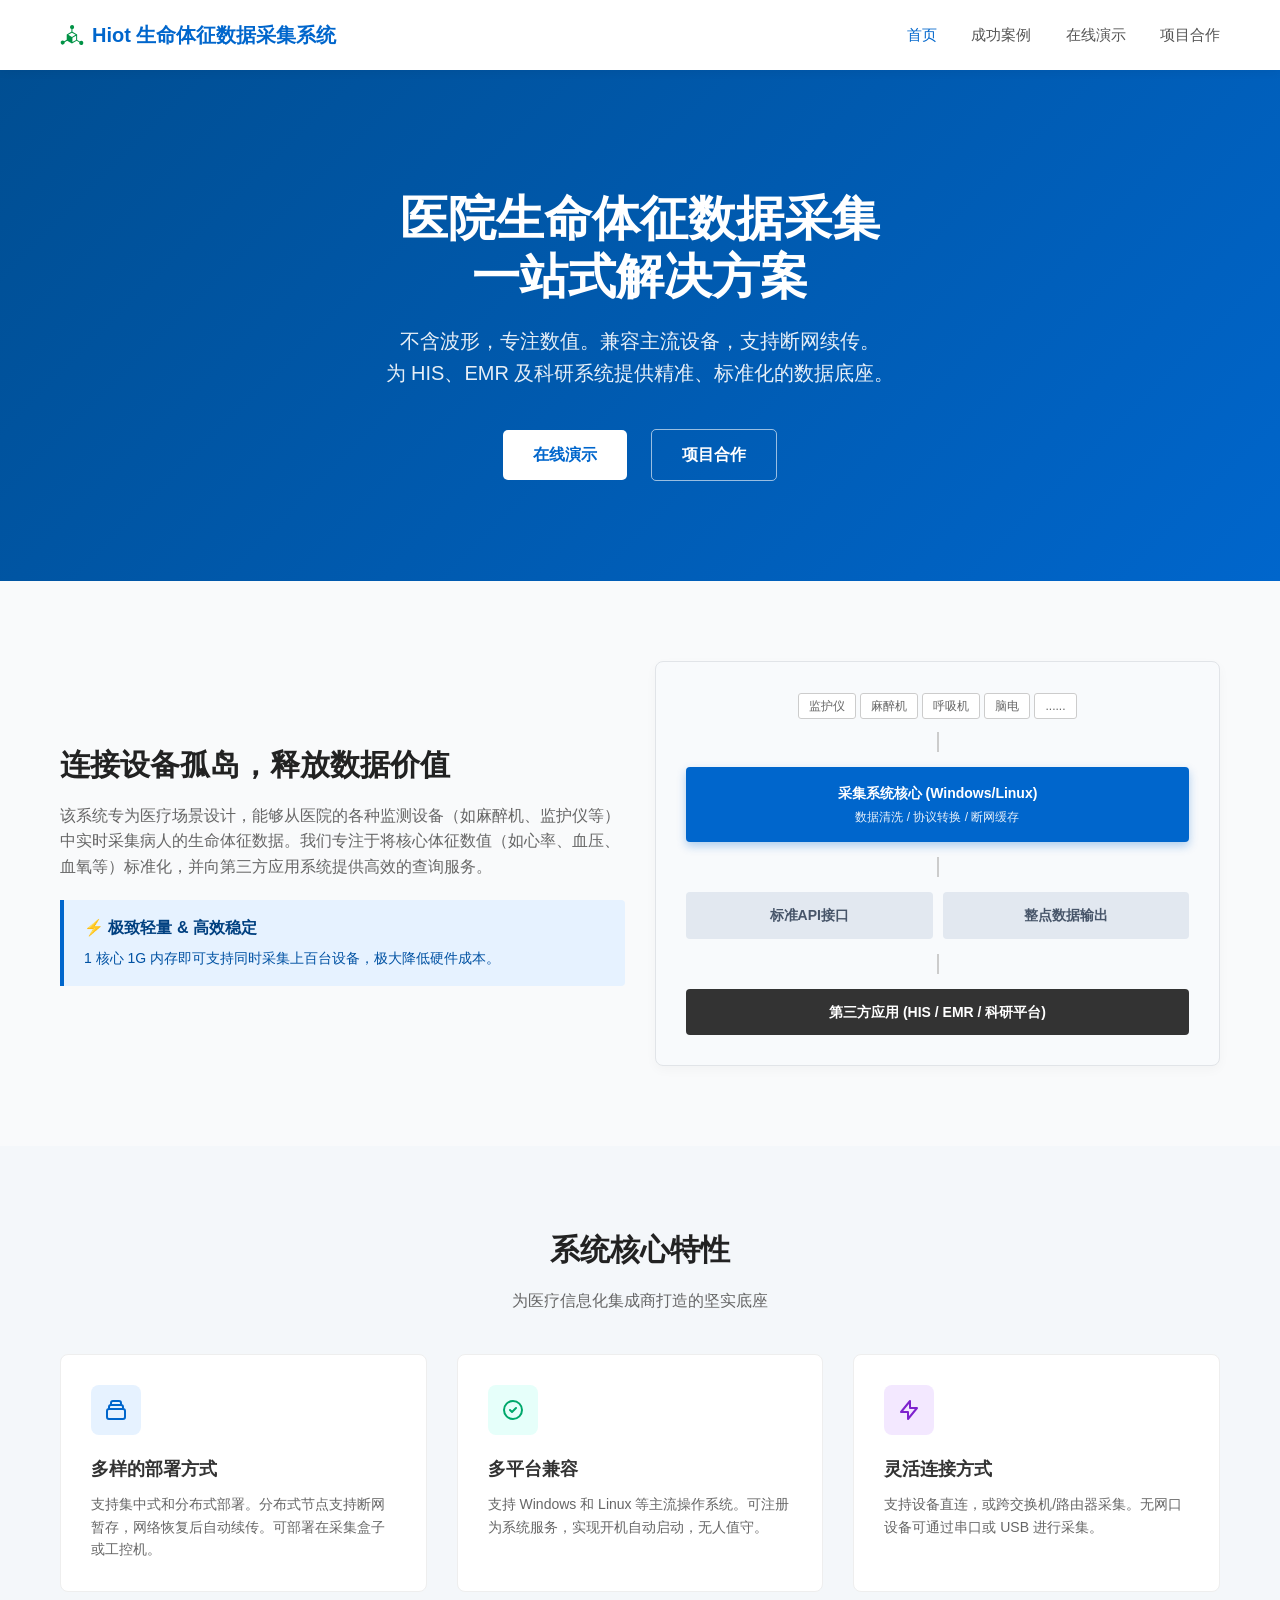
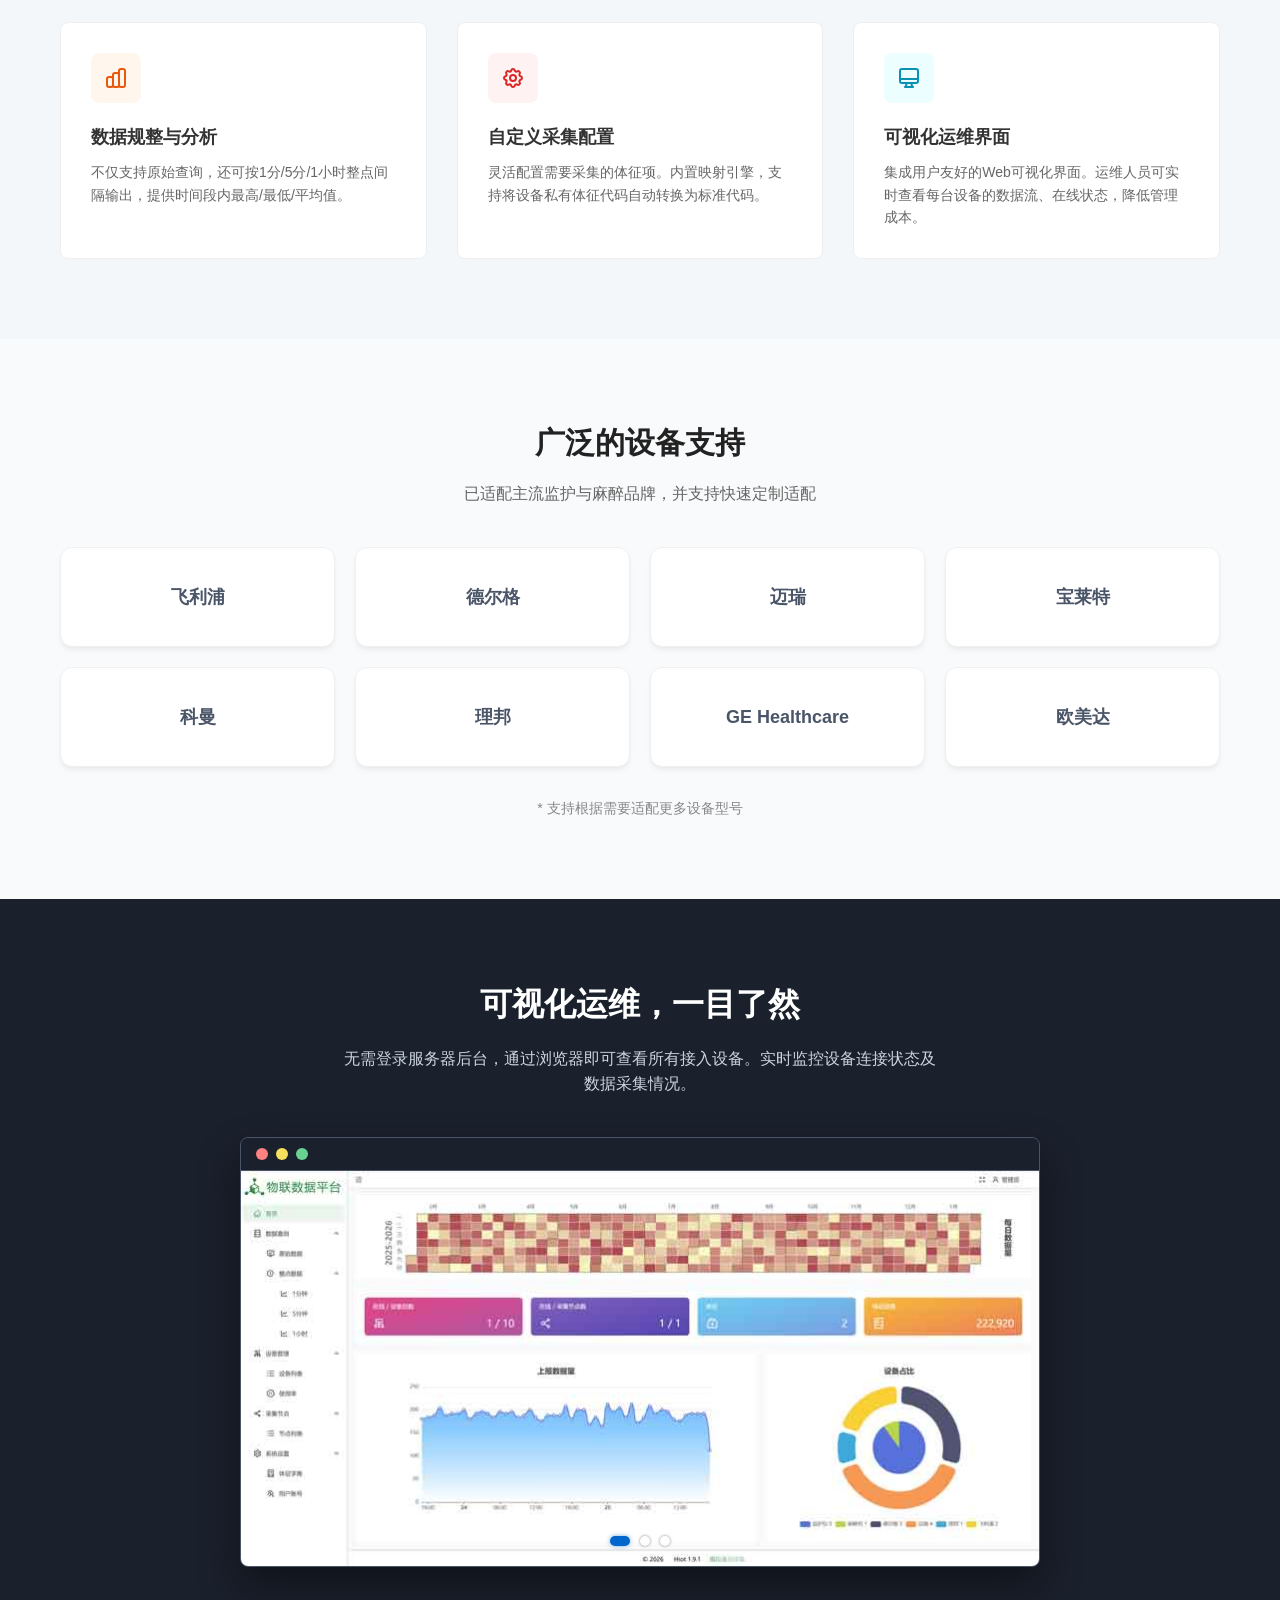
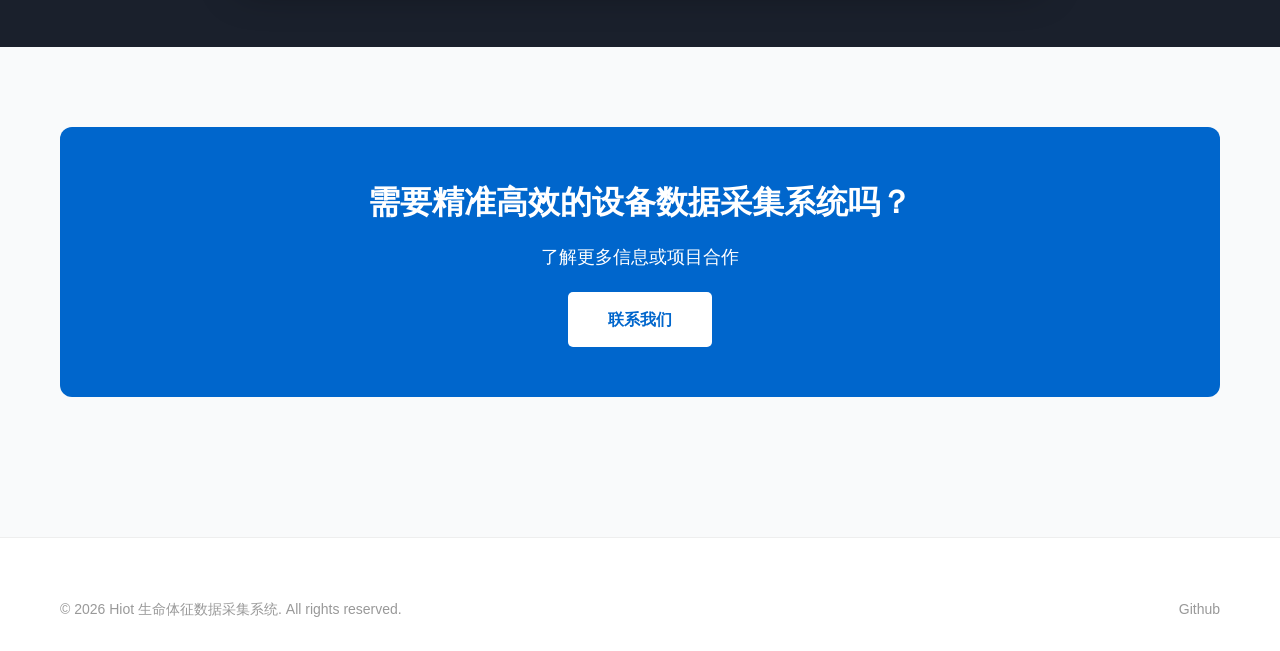
<file: index.html>
<!doctype html>
<html lang="zh-CN">
  <head>
    <meta charset="UTF-8" />
    <meta name="viewport" content="width=device-width, initial-scale=1.0" />
    <meta
      name="description"
      content="Hiot 生命体征数据采集系统：从麻醉机、监护仪等医疗设备实时采集生命体征数值，兼容飞利浦、德尔格、迈瑞等主流品牌，支持断网续传，为 HIS、EMR 及科研系统提供标准化数据底座。"
    />
    <title>Hiot 生命体征数据采集系统 - 医疗设备互联互通解决方案</title>
    <link rel="icon" href="logo.svg" type="image/svg+xml" />
    <link rel="stylesheet" href="styles.css" />
    <style>
      /* 首屏 Banner */
      .hero {
        margin-top: 70px;
        background: linear-gradient(135deg, #004e92 0%, #0066cc 100%);
        color: #fff;
        padding: 120px 0 100px;
        position: relative;
        overflow: hidden;
      }

      .hero h1 {
        font-size: 48px;
        font-weight: bold;
        margin-bottom: 20px;
        line-height: 1.2;
      }

      .hero p {
        font-size: 20px;
        opacity: 0.9;
        margin-bottom: 40px;
        max-width: 800px;
        margin-left: auto;
        margin-right: auto;
      }

      .hero-btns a {
        display: inline-block;
        padding: 12px 30px;
        border-radius: 5px;
        font-weight: bold;
        margin: 0 10px;
      }

      .btn-white {
        background: #fff;
        color: var(--primary-color);
      }
      .btn-outline {
        border: 1px solid rgba(255, 255, 255, 0.6);
        color: #fff;
      }
      .btn-white:hover {
        background: #f0f0f0;
      }
      .btn-outline:hover {
        background: rgba(255, 255, 255, 0.1);
      }

      /* 简介区域 */
      .intro-box {
        background: #fff;
        border: 1px solid var(--border-color);
        border-radius: 8px;
        padding: 30px;
        box-shadow: 0 4px 12px rgba(0, 0, 0, 0.03);
      }
      .highlight-bar {
        background: #e6f2ff;
        border-left: 4px solid var(--primary-color);
        padding: 15px 20px;
        margin-top: 20px;
        border-radius: 0 4px 4px 0;
      }
      .highlight-bar strong {
        color: #004080;
        display: block;
        margin-bottom: 5px;
      }
      .highlight-bar span {
        color: #0052a3;
        font-size: 14px;
      }

      /* 架构图模拟 */
      .architecture-diagram {
        display: flex;
        flex-direction: column;
        align-items: center;
        gap: 15px;
      }
      .arch-node {
        width: 100%;
        text-align: center;
        padding: 12px;
        border-radius: 4px;
        font-weight: bold;
        font-size: 14px;
      }
      .arch-top span {
        background: #fff;
        border: 1px solid #ccc;
        padding: 5px 10px;
        border-radius: 3px;
        color: #666;
        font-size: 12px;
        margin: 0 2px;
      }
      .arch-core {
        background: var(--primary-color);
        color: #fff;
        padding: 15px;
        box-shadow: 0 4px 10px rgba(0, 102, 204, 0.3);
      }
      .arch-bottom {
        background: #333;
        color: #fff;
      }
      .arch-node-soft {
        background: #e2e8f0;
        color: #475569;
      }
      .line {
        width: 2px;
        height: 20px;
        background: #ccc;
      }

      /* 特性卡片 */
      .feature-card {
        background: #fff;
        padding: 30px;
        border-radius: 8px;
        transition:
          transform 0.3s,
          box-shadow 0.3s;
        border: 1px solid #eee;
      }
      .feature-card:hover {
        transform: translateY(-5px);
        box-shadow: 0 10px 20px rgba(0, 0, 0, 0.05);
      }
      .icon-box {
        width: 50px;
        height: 50px;
        border-radius: 8px;
        display: flex;
        align-items: center;
        justify-content: center;
        margin-bottom: 20px;
      }
      .feature-title {
        font-size: 18px;
        font-weight: bold;
        margin-bottom: 10px;
      }
      .feature-desc {
        font-size: 14px;
        color: var(--text-gray);
        line-height: 1.6;
      }

      /* 图标颜色 */
      .icon-blue {
        background: #e6f2ff;
        color: var(--primary-color);
      }
      .icon-green {
        background: #e6fffa;
        color: #00a86b;
      }
      .icon-purple {
        background: #f3e8ff;
        color: #7e22ce;
      }
      .icon-orange {
        background: #fff7ed;
        color: #ea580c;
      }
      .icon-red {
        background: #fef2f2;
        color: #dc2626;
      }
      .icon-cyan {
        background: #ecfeff;
        color: #0891b2;
      }

      /* 兼容性品牌墙 */
      .brand-grid {
        gap: 20px;
      }
      .brand-grid div {
        background: #fff;
        border: 1px solid #f0f0f0;
        height: 100px;
        display: flex;
        align-items: center;
        justify-content: center;
        font-weight: 600;
        color: #4a5568;
        font-size: 18px;
        border-radius: 12px;
        box-shadow:
          0 4px 6px -1px rgba(0, 0, 0, 0.05),
          0 2px 4px -1px rgba(0, 0, 0, 0.03);
        transition: all 0.3s cubic-bezier(0.4, 0, 0.2, 1);
        cursor: default;
        position: relative;
        overflow: hidden;
      }

      .brand-grid div::before {
        content: "";
        position: absolute;
        top: 0;
        left: 0;
        width: 100%;
        height: 4px;
        background: var(--primary-color);
        opacity: 0;
        transition: opacity 0.3s;
      }

      .brand-grid div:hover {
        transform: translateY(-8px);
        box-shadow:
          0 20px 25px -5px rgba(0, 0, 0, 0.1),
          0 10px 10px -5px rgba(0, 0, 0, 0.04);
        color: var(--primary-color);
        border-color: #e6f2ff;
      }

      .brand-grid div:hover::before {
        opacity: 1;
      }

      /* 可视化界面展示区 */
      .visual-section {
        background: #1a202c;
        color: #fff;
      }
      .browser-mockup {
        background: #2d3748;
        border-radius: 8px;
        overflow: hidden;
        box-shadow: 0 20px 40px rgba(0, 0, 0, 0.4);
        max-width: 800px;
        margin: 0 auto;
        border: 1px solid #4a5568;
      }
      .browser-header {
        background: #1a202c;
        padding: 10px 15px;
        display: flex;
        gap: 8px;
        border-bottom: 1px solid #4a5568;
      }
      .dot {
        width: 12px;
        height: 12px;
        border-radius: 50%;
      }
      .dot-red {
        background: #fc8181;
      }
      .dot-yellow {
        background: #f6e05e;
      }
      .dot-green {
        background: #68d391;
      }

      .browser-content {
        display: flex;
        align-items: center;
        justify-content: center;
        color: #718096;
        background: #2d3748;
        flex-direction: column;
        position: relative;
      }

      /* 轮播图样式 */
      .slider-container {
        width: 100%;
        margin: 0 auto;
        overflow: hidden;
        position: relative;
      }

      .slider-wrapper {
        display: flex;
        transition: transform 0.5s ease-in-out;
      }

      .slider-item {
        min-width: 100%;
        display: flex;
        justify-content: center;
        align-items: center;
      }

      .slider-item img {
        max-width: 100%;
        max-height: 100%;
        height: auto;
        object-fit: contain;
        display: block;
      }

      .slider-dots {
        position: absolute;
        bottom: 20px;
        left: 50%;
        transform: translateX(-50%);
        display: flex;
        gap: 10px;
        z-index: 10;
      }

      .slider-dot {
        width: 10px;
        height: 10px;
        border: none;
        padding: 0;
        border-radius: 50%;
        background: rgba(255, 255, 255, 0.5);
        box-shadow: 0 0 3px rgba(0, 0, 0, 0.5);
        cursor: pointer;
        transition: all 0.3s;
      }

      /* 非激活点 hover 提亮放大；激活长条不参与缩放，避免视觉过大 */
      .slider-dot:hover:not(.active) {
        background: rgba(255, 255, 255, 0.9);
        transform: scale(1.3);
      }

      .slider-dot:focus-visible {
        outline: 2px solid #fff;
        outline-offset: 2px;
      }

      /* 用户偏好减少动态效果时，关闭轮播过渡 */
      @media (prefers-reduced-motion: reduce) {
        .slider-wrapper {
          transition: none;
        }
      }

      .slider-dot.active {
        background: var(--primary-color);
        width: 20px;
        border-radius: 5px;
        box-shadow: 0 0 5px rgba(0, 102, 204, 0.5);
      }

      /* 底部 */
      .home-footer {
        padding: 60px 0 30px;
      }

      .home-cta-box {
        padding: 50px;
        margin-bottom: 60px;
      }

      .home-cta-btn {
        padding: 15px 40px;
        margin-top: 20px;
      }

      /* 移动端适配 */
      @media (max-width: 768px) {
        .hero h1 {
          font-size: 32px;
        }
      }
    </style>
  </head>
  <body>
    <!-- 导航栏 -->
    <header>
      <div class="container">
        <div class="nav-inner flex justify-between items-center">
          <a class="nav-logo" href="index.html">
            <img src="logo.svg" width="24" height="24" alt="Hiot" />
            Hiot 生命体征数据采集系统
          </a>
          <input type="checkbox" id="navToggle" class="nav-toggle-checkbox" />
          <label for="navToggle" class="nav-toggle" aria-label="菜单">
            <span></span>
            <span></span>
            <span></span>
          </label>
          <nav class="nav-links">
            <a href="index.html" class="active">首页</a>
            <a href="cases.html">成功案例</a>
            <a href="demo.html">在线演示</a>
            <a href="cooperation.html">项目合作</a>
          </nav>
        </div>
      </div>
    </header>

    <!-- 首屏 Banner -->
    <section class="hero text-center">
      <div class="container">
        <h1>医院生命体征数据采集<br />一站式解决方案</h1>
        <p>不含波形，专注数值。兼容主流设备，支持断网续传。<br />为 HIS、EMR 及科研系统提供精准、标准化的数据底座。</p>
        <div class="hero-btns">
          <a href="demo.html" class="btn-white">在线演示</a>
          <a href="cooperation.html" class="btn-outline">项目合作</a>
        </div>
      </div>
    </section>

    <!-- 简介与架构 -->
    <section class="section">
      <div class="container">
        <div class="grid grid-2 items-center">
          <!-- 左侧文字 -->
          <div>
            <h2 class="section-title">连接设备孤岛，释放数据价值</h2>
            <p style="color: #666; margin-bottom: 20px">
              该系统专为医疗场景设计，能够从医院的各种监测设备（如麻醉机、监护仪等）中实时采集病人的生命体征数据。我们专注于将核心体征数值（如心率、血压、血氧等）标准化，并向第三方应用系统提供高效的查询服务。
            </p>
            <div class="highlight-bar">
              <strong>⚡ 极致轻量 & 高效稳定</strong>
              <span>1 核心 1G 内存即可支持同时采集上百台设备，极大降低硬件成本。</span>
            </div>
          </div>

          <!-- 右侧架构图模拟 -->
          <div class="intro-box" style="background: #f8fafc">
            <div class="architecture-diagram">
              <div class="arch-top">
                <span>监护仪</span><span>麻醉机</span><span>呼吸机</span><span>脑电</span><span>......</span>
              </div>
              <div class="line"></div>
              <div class="arch-node arch-core">
                采集系统核心 (Windows/Linux)<br />
                <span style="font-size: 12px; font-weight: normal; opacity: 0.9">数据清洗 / 协议转换 / 断网缓存</span>
              </div>
              <div class="line"></div>
              <div class="grid grid-2" style="width: 100%; gap: 10px">
                <div class="arch-node arch-node-soft">标准API接口</div>
                <div class="arch-node arch-node-soft">整点数据输出</div>
              </div>
              <div class="line"></div>
              <div class="arch-node arch-bottom">第三方应用 (HIS / EMR / 科研平台)</div>
            </div>
          </div>
        </div>
      </div>
    </section>

    <!-- 核心特性 -->
    <section class="section section-alt">
      <div class="container">
        <div class="text-center">
          <h2 class="section-title">系统核心特性</h2>
          <p class="section-subtitle">为医疗信息化集成商打造的坚实底座</p>
        </div>

        <div class="grid grid-3">
          <!-- 特性 1 -->
          <div class="feature-card">
            <div class="icon-box icon-blue">
              <!-- SVG 图标 -->
              <svg width="24" height="24" fill="none" stroke="currentColor" stroke-width="2" viewBox="0 0 24 24">
                <path
                  stroke-linecap="round"
                  stroke-linejoin="round"
                  d="M19 11H5m14 0a2 2 0 012 2v6a2 2 0 01-2 2H5a2 2 0 01-2-2v-6a2 2 0 012-2m14 0V9a2 2 0 00-2-2M5 11V9a2 2 0 012-2m0 0V5a2 2 0 012-2h6a2 2 0 012 2v2M7 7h10"
                ></path>
              </svg>
            </div>
            <div class="feature-title">多样的部署方式</div>
            <div class="feature-desc">
              支持集中式和分布式部署。分布式节点支持断网暂存，网络恢复后自动续传。可部署在采集盒子或工控机。
            </div>
          </div>

          <!-- 特性 2 -->
          <div class="feature-card">
            <div class="icon-box icon-green">
              <svg width="24" height="24" fill="none" stroke="currentColor" stroke-width="2" viewBox="0 0 24 24">
                <path
                  stroke-linecap="round"
                  stroke-linejoin="round"
                  d="M9 12l2 2 4-4m6 2a9 9 0 11-18 0 9 9 0 0118 0z"
                ></path>
              </svg>
            </div>
            <div class="feature-title">多平台兼容</div>
            <div class="feature-desc">
              支持 Windows 和 Linux 等主流操作系统。可注册为系统服务，实现开机自动启动，无人值守。
            </div>
          </div>

          <!-- 特性 3 -->
          <div class="feature-card">
            <div class="icon-box icon-purple">
              <svg width="24" height="24" fill="none" stroke="currentColor" stroke-width="2" viewBox="0 0 24 24">
                <path stroke-linecap="round" stroke-linejoin="round" d="M13 10V3L4 14h7v7l9-11h-7z"></path>
              </svg>
            </div>
            <div class="feature-title">灵活连接方式</div>
            <div class="feature-desc">支持设备直连，或跨交换机/路由器采集。无网口设备可通过串口或 USB 进行采集。</div>
          </div>

          <!-- 特性 4 -->
          <div class="feature-card">
            <div class="icon-box icon-orange">
              <svg width="24" height="24" fill="none" stroke="currentColor" stroke-width="2" viewBox="0 0 24 24">
                <path
                  stroke-linecap="round"
                  stroke-linejoin="round"
                  d="M9 19v-6a2 2 0 00-2-2H5a2 2 0 00-2 2v6a2 2 0 002 2h2a2 2 0 002-2zm0 0V9a2 2 0 012-2h2a2 2 0 012 2v10m-6 0a2 2 0 002 2h2a2 2 0 002-2m0 0V5a2 2 0 012-2h2a2 2 0 012 2v14a2 2 0 01-2 2h-2a2 2 0 01-2-2z"
                ></path>
              </svg>
            </div>
            <div class="feature-title">数据规整与分析</div>
            <div class="feature-desc">
              不仅支持原始查询，还可按1分/5分/1小时整点间隔输出，提供时间段内最高/最低/平均值。
            </div>
          </div>

          <!-- 特性 5 -->
          <div class="feature-card">
            <div class="icon-box icon-red">
              <svg width="24" height="24" fill="none" stroke="currentColor" stroke-width="2" viewBox="0 0 24 24">
                <path
                  stroke-linecap="round"
                  stroke-linejoin="round"
                  d="M10.325 4.317c.426-1.756 2.924-1.756 3.35 0a1.724 1.724 0 002.573 1.066c1.543-.94 3.31.826 2.37 2.37a1.724 1.724 0 001.065 2.572c1.756.426 1.756 2.924 0 3.35a1.724 1.724 0 00-1.066 2.573c.94 1.543-.826 3.31-2.37 2.37a1.724 1.724 0 00-2.572 1.065c-.426 1.756-2.924 1.756-3.35 0a1.724 1.724 0 00-2.573-1.066c-1.543.94-3.31-.826-2.37-2.37a1.724 1.724 0 00-1.065-2.572c-1.756-.426-1.756-2.924 0-3.35a1.724 1.724 0 001.066-2.573c-.94-1.543.826-3.31 2.37-2.37.996.608 2.296.07 2.572-1.065z"
                ></path>
                <path stroke-linecap="round" stroke-linejoin="round" d="M15 12a3 3 0 11-6 0 3 3 0 016 0z"></path>
              </svg>
            </div>
            <div class="feature-title">自定义采集配置</div>
            <div class="feature-desc">
              灵活配置需要采集的体征项。内置映射引擎，支持将设备私有体征代码自动转换为标准代码。
            </div>
          </div>

          <!-- 特性 6 -->
          <div class="feature-card">
            <div class="icon-box icon-cyan">
              <svg width="24" height="24" fill="none" stroke="currentColor" stroke-width="2" viewBox="0 0 24 24">
                <path
                  stroke-linecap="round"
                  stroke-linejoin="round"
                  d="M9.75 17L9 20l-1 1h8l-1-1-.75-3M3 13h18M5 17h14a2 2 0 002-2V5a2 2 0 00-2-2H5a2 2 0 00-2 2v10a2 2 0 002 2z"
                ></path>
              </svg>
            </div>
            <div class="feature-title">可视化运维界面</div>
            <div class="feature-desc">
              集成用户友好的Web可视化界面。运维人员可实时查看每台设备的数据流、在线状态，降低管理成本。
            </div>
          </div>
        </div>
      </div>
    </section>

    <!-- 兼容性 -->
    <section class="section">
      <div class="container">
        <div class="text-center">
          <h2 class="section-title">广泛的设备支持</h2>
          <p class="section-subtitle">已适配主流监护与麻醉品牌，并支持快速定制适配</p>
        </div>
        <!-- 品牌墙 -->
        <div class="grid grid-4 brand-grid">
          <div>飞利浦</div>
          <div>德尔格</div>
          <div>迈瑞</div>
          <div>宝莱特</div>
          <div>科曼</div>
          <div>理邦</div>
          <div>GE Healthcare</div>
          <div>欧美达</div>
        </div>
        <p class="text-center" style="margin-top: 30px; font-size: 14px; color: #888">* 支持根据需要适配更多设备型号</p>
      </div>
    </section>

    <!-- 可视化界面预览 -->
    <section class="section visual-section">
      <div class="container text-center">
        <h2 style="font-size: 32px; font-weight: bold; margin-bottom: 15px">可视化运维，一目了然</h2>
        <p style="color: #cbd5e0; margin-bottom: 40px; max-width: 600px; margin-left: auto; margin-right: auto">
          无需登录服务器后台，通过浏览器即可查看所有接入设备。实时监控设备连接状态及数据采集情况。
        </p>

        <div class="browser-mockup">
          <div class="browser-header">
            <div class="dot dot-red"></div>
            <div class="dot dot-yellow"></div>
            <div class="dot dot-green"></div>
          </div>
          <div class="browser-content">
            <div class="slider-container">
              <div class="slider-wrapper" id="sliderWrapper">
                <div class="slider-item">
                  <img src="screenshot1.jpg" alt="界面预览 1" width="800" height="396" />
                </div>
                <div class="slider-item">
                  <img src="screenshot2.jpg" alt="界面预览 2" width="800" height="394" />
                </div>
                <div class="slider-item">
                  <img src="screenshot3.jpg" alt="界面预览 3" width="800" height="396" />
                </div>
              </div>
              <div class="slider-dots" id="sliderDots" role="group" aria-label="预览图切换"></div>
            </div>
          </div>
        </div>
      </div>
    </section>

    <script>
      // 轮播图逻辑
      const wrapper = document.getElementById("sliderWrapper");
      const dotsContainer = document.getElementById("sliderDots");
      const slides = wrapper.querySelectorAll(".slider-item");
      const totalSlides = slides.length;
      let currentIndex = 0;

      // 尊重“减少动态效果”偏好：不开启自动轮播，避免页面自动跳动
      const prefersReducedMotion = window.matchMedia("(prefers-reduced-motion: reduce)").matches;
      let timer = null;

      function goToSlide(index) {
        currentIndex = index;
        wrapper.style.transform = `translateX(-${index * 100}%)`;
        dots.forEach((dot, i) => dot.classList.toggle("active", i === index));
      }

      function nextSlide() {
        goToSlide((currentIndex + 1) % totalSlides);
      }

      // 用 button 生成小圆点，保证键盘可聚焦、回车/空格可触发
      for (let i = 0; i < totalSlides; i++) {
        const dot = document.createElement("button");
        dot.type = "button";
        dot.classList.add("slider-dot");
        dot.setAttribute("aria-label", `切换到第 ${i + 1} 张界面预览`);
        if (i === 0) dot.classList.add("active");
        dot.addEventListener("click", () => {
          goToSlide(i);
          restartTimer();
        });
        dotsContainer.appendChild(dot);
      }

      const dots = dotsContainer.querySelectorAll(".slider-dot");

      // 自动轮播
      if (!prefersReducedMotion) {
        timer = setInterval(nextSlide, 5000);
      }

      function restartTimer() {
        clearInterval(timer);
        if (prefersReducedMotion) return;
        timer = setInterval(nextSlide, 5000);
      }
    </script>

    <!-- 底部与联系 -->
    <section class="section">
      <div class="container">
        <div class="cta-box home-cta-box">
          <h2 style="font-size: 32px; margin-bottom: 15px">需要精准高效的设备数据采集系统吗？</h2>
          <p style="font-size: 18px">了解更多信息或项目合作</p>
          <a href="cooperation.html" class="cta-btn home-cta-btn">联系我们</a>
        </div>
      </div>
    </section>

    <footer class="home-footer">
      <div class="container">
        <div class="footer-info">
          <div>&copy; 2026 Hiot 生命体征数据采集系统. All rights reserved.</div>
          <div class="footer-links">
            <a href="https://github.com/Yusoo/VitalSignsAcquisitionSystem">Github</a>
          </div>
        </div>
      </div>
    </footer>
  </body>
</html>
</file>
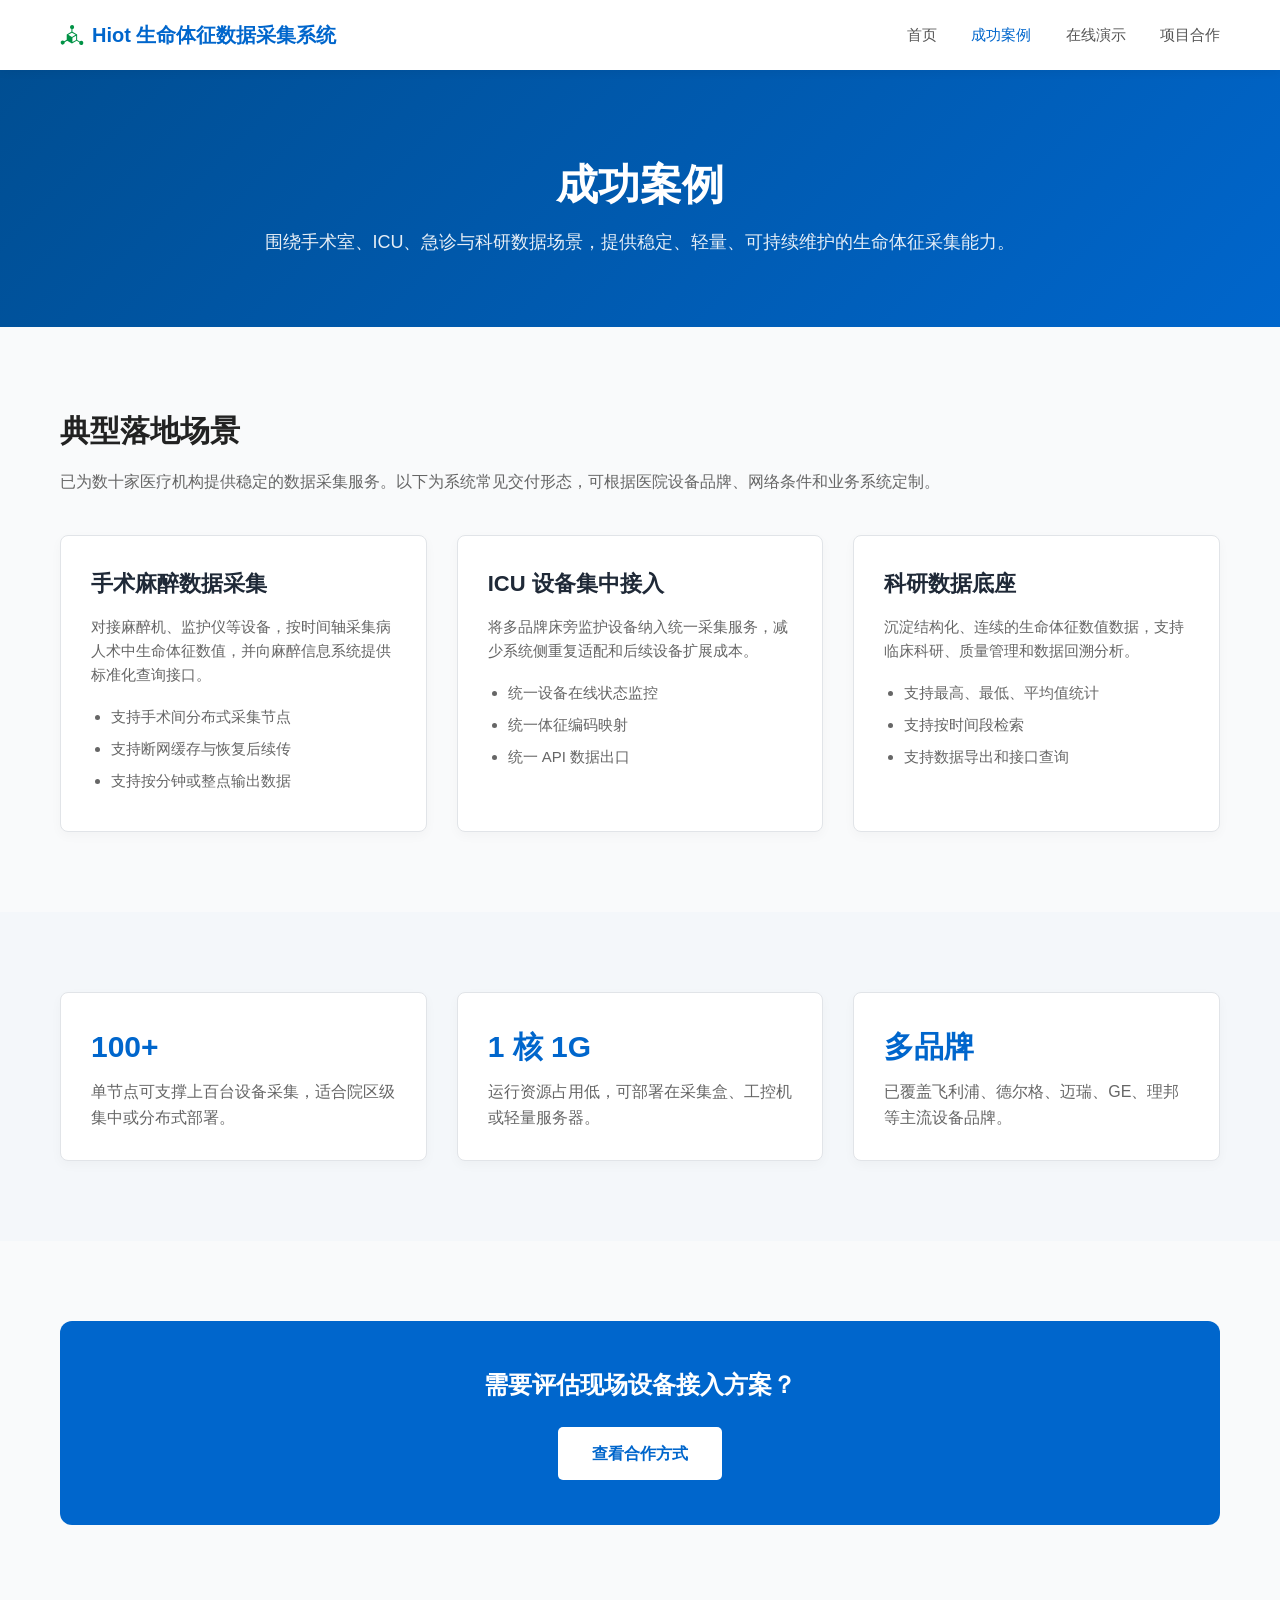
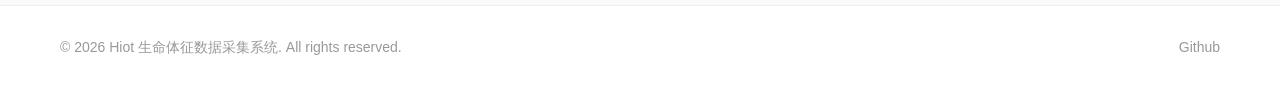
<file: cases.html>
<!doctype html>
<html lang="zh-CN">
  <head>
    <meta charset="UTF-8" />
    <meta name="viewport" content="width=device-width, initial-scale=1.0" />
    <meta
      name="description"
      content="Hiot 生命体征数据采集系统成功案例：覆盖手术麻醉数据采集、ICU 设备集中接入、科研数据底座等场景，已为数十家医疗机构提供稳定、轻量、可持续维护的体征采集服务。"
    />
    <title>成功案例 - Hiot 生命体征数据采集系统</title>
    <link rel="icon" href="logo.svg" type="image/svg+xml" />
    <link rel="stylesheet" href="styles.css" />
  </head>
  <body>
    <header>
      <div class="container">
        <div class="nav-inner flex justify-between items-center">
          <a class="nav-logo" href="index.html">
            <img src="logo.svg" width="24" height="24" alt="Hiot" />
            Hiot 生命体征数据采集系统
          </a>
          <input type="checkbox" id="navToggle" class="nav-toggle-checkbox" />
          <label for="navToggle" class="nav-toggle" aria-label="菜单">
            <span></span>
            <span></span>
            <span></span>
          </label>
          <nav class="nav-links">
            <a href="index.html">首页</a>
            <a href="cases.html" class="active">成功案例</a>
            <a href="demo.html">在线演示</a>
            <a href="cooperation.html">项目合作</a>
          </nav>
        </div>
      </div>
    </header>

    <section class="page-hero">
      <div class="container">
        <h1>成功案例</h1>
        <p>围绕手术室、ICU、急诊与科研数据场景，提供稳定、轻量、可持续维护的生命体征采集能力。</p>
      </div>
    </section>

    <section class="section">
      <div class="container">
        <h2 class="section-title">典型落地场景</h2>
        <p class="section-subtitle">
          已为数十家医疗机构提供稳定的数据采集服务。以下为系统常见交付形态，可根据医院设备品牌、网络条件和业务系统定制。
        </p>
        <div class="grid grid-3">
          <article class="case-card">
            <h2>手术麻醉数据采集</h2>
            <p>对接麻醉机、监护仪等设备，按时间轴采集病人术中生命体征数值，并向麻醉信息系统提供标准化查询接口。</p>
            <ul>
              <li>支持手术间分布式采集节点</li>
              <li>支持断网缓存与恢复后续传</li>
              <li>支持按分钟或整点输出数据</li>
            </ul>
          </article>
          <article class="case-card">
            <h2>ICU 设备集中接入</h2>
            <p>将多品牌床旁监护设备纳入统一采集服务，减少系统侧重复适配和后续设备扩展成本。</p>
            <ul>
              <li>统一设备在线状态监控</li>
              <li>统一体征编码映射</li>
              <li>统一 API 数据出口</li>
            </ul>
          </article>
          <article class="case-card">
            <h2>科研数据底座</h2>
            <p>沉淀结构化、连续的生命体征数值数据，支持临床科研、质量管理和数据回溯分析。</p>
            <ul>
              <li>支持最高、最低、平均值统计</li>
              <li>支持按时间段检索</li>
              <li>支持数据导出和接口查询</li>
            </ul>
          </article>
        </div>
      </div>
    </section>

    <section class="section section-alt">
      <div class="container">
        <div class="grid grid-3">
          <div class="metric-card">
            <strong>100+</strong>
            <span>单节点可支撑上百台设备采集，适合院区级集中或分布式部署。</span>
          </div>
          <div class="metric-card">
            <strong>1 核 1G</strong>
            <span>运行资源占用低，可部署在采集盒、工控机或轻量服务器。</span>
          </div>
          <div class="metric-card">
            <strong>多品牌</strong>
            <span>已覆盖飞利浦、德尔格、迈瑞、GE、理邦等主流设备品牌。</span>
          </div>
        </div>
      </div>
    </section>

    <section class="section">
      <div class="container">
        <div class="cta-box">
          <h2>需要评估现场设备接入方案？</h2>
          <a href="cooperation.html" class="cta-btn">查看合作方式</a>
        </div>
      </div>
    </section>

    <footer>
      <div class="container">
        <div class="footer-info">
          <div>&copy; 2026 Hiot 生命体征数据采集系统. All rights reserved.</div>
          <div class="footer-links">
            <a href="https://github.com/Yusoo/VitalSignsAcquisitionSystem">Github</a>
          </div>
        </div>
      </div>
    </footer>
  </body>
</html>
</file>
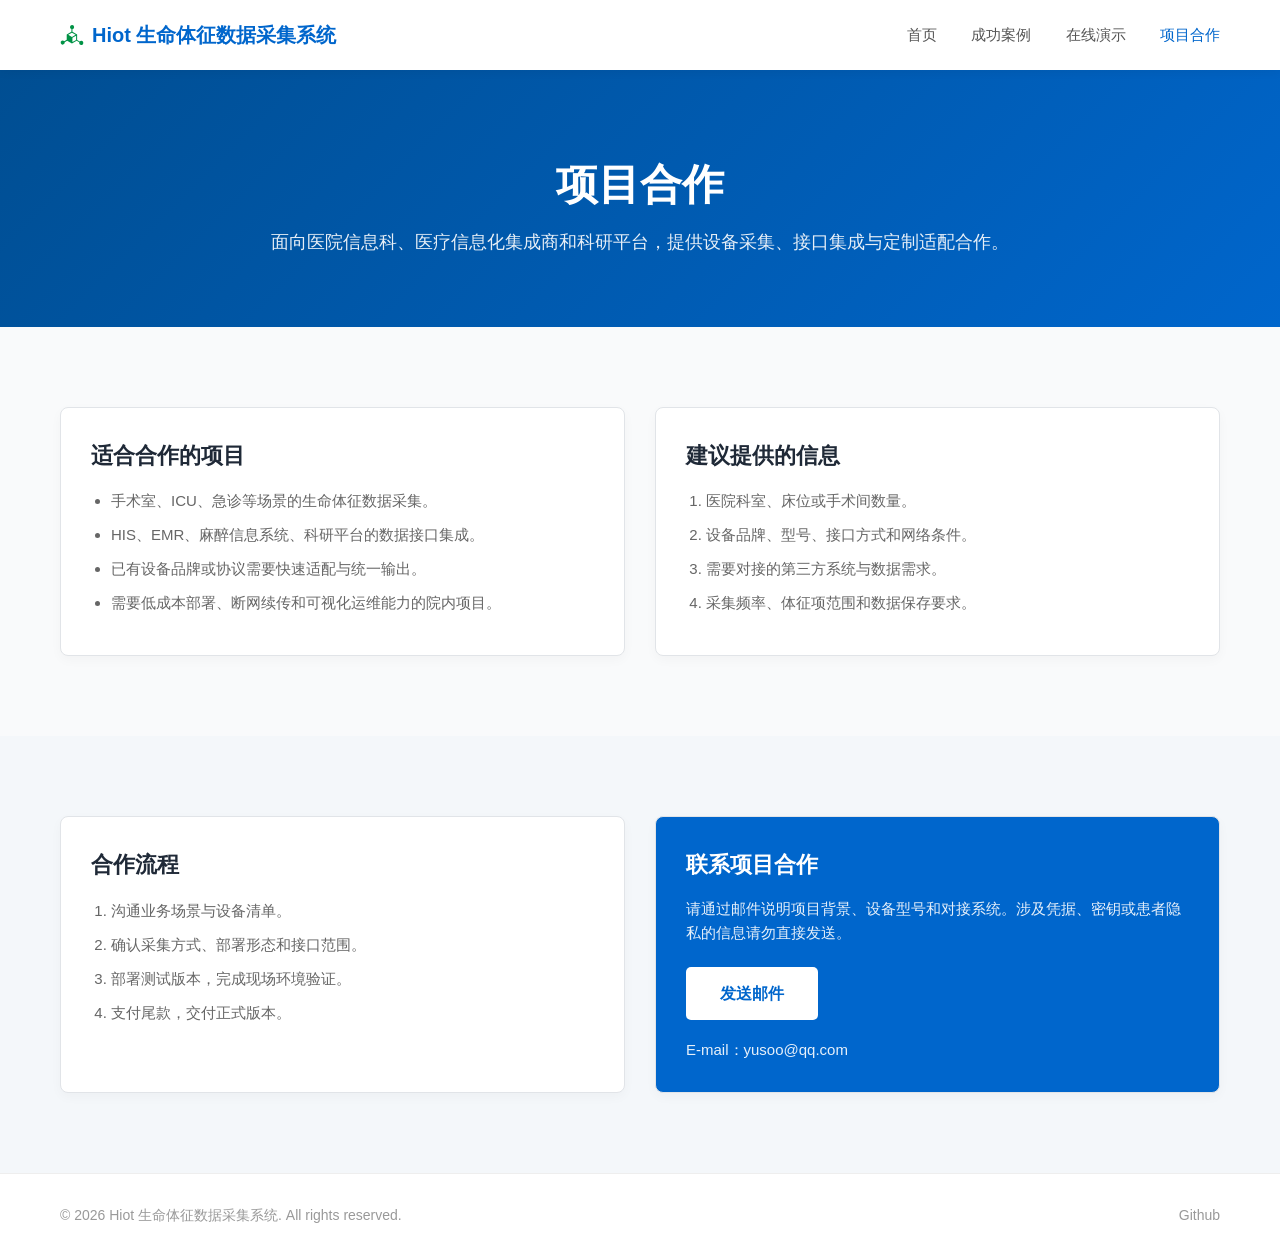
<file: cooperation.html>
<!doctype html>
<html lang="zh-CN">
  <head>
    <meta charset="UTF-8" />
    <meta name="viewport" content="width=device-width, initial-scale=1.0" />
    <meta
      name="description"
      content="Hiot 生命体征数据采集系统项目合作：面向医院信息科、医疗信息化集成商和科研平台，提供设备采集、接口集成与定制适配合作，支持手术室、ICU、急诊等场景的体征数据对接。"
    />
    <title>项目合作 - Hiot 生命体征数据采集系统</title>
    <link rel="icon" href="logo.svg" type="image/svg+xml" />
    <link rel="stylesheet" href="styles.css" />
  </head>
  <body>
    <header>
      <div class="container">
        <div class="nav-inner flex justify-between items-center">
          <a class="nav-logo" href="index.html">
            <img src="logo.svg" width="24" height="24" alt="Hiot" />
            Hiot 生命体征数据采集系统
          </a>
          <input type="checkbox" id="navToggle" class="nav-toggle-checkbox" />
          <label for="navToggle" class="nav-toggle" aria-label="菜单">
            <span></span>
            <span></span>
            <span></span>
          </label>
          <nav class="nav-links">
            <a href="index.html">首页</a>
            <a href="cases.html">成功案例</a>
            <a href="demo.html">在线演示</a>
            <a href="cooperation.html" class="active">项目合作</a>
          </nav>
        </div>
      </div>
    </header>

    <section class="page-hero">
      <div class="container">
        <h1>项目合作</h1>
        <p>面向医院信息科、医疗信息化集成商和科研平台，提供设备采集、接口集成与定制适配合作。</p>
      </div>
    </section>

    <section class="section">
      <div class="container">
        <div class="grid grid-2">
          <div class="panel">
            <h2>适合合作的项目</h2>
            <ul>
              <li>手术室、ICU、急诊等场景的生命体征数据采集。</li>
              <li>HIS、EMR、麻醉信息系统、科研平台的数据接口集成。</li>
              <li>已有设备品牌或协议需要快速适配与统一输出。</li>
              <li>需要低成本部署、断网续传和可视化运维能力的院内项目。</li>
            </ul>
          </div>
          <div class="panel">
            <h2>建议提供的信息</h2>
            <ol>
              <li>医院科室、床位或手术间数量。</li>
              <li>设备品牌、型号、接口方式和网络条件。</li>
              <li>需要对接的第三方系统与数据需求。</li>
              <li>采集频率、体征项范围和数据保存要求。</li>
            </ol>
          </div>
        </div>
      </div>
    </section>

    <section class="section section-alt">
      <div class="container">
        <div class="grid grid-2">
          <div class="panel">
            <h2>合作流程</h2>
            <ol>
              <li>沟通业务场景与设备清单。</li>
              <li>确认采集方式、部署形态和接口范围。</li>
              <li>部署测试版本，完成现场环境验证。</li>
              <li>支付尾款，交付正式版本。</li>
            </ol>
          </div>
          <div class="panel contact-box">
            <h2 style="color: white">联系项目合作</h2>
            <p>请通过邮件说明项目背景、设备型号和对接系统。涉及凭据、密钥或患者隐私的信息请勿直接发送。</p>
            <a href="mailto:yusoo@qq.com" class="cta-btn">发送邮件</a>
            <p style="margin-top: 18px">E-mail：yusoo@qq.com</p>
          </div>
        </div>
      </div>
    </section>

    <footer>
      <div class="container">
        <div class="footer-info">
          <div>&copy; 2026 Hiot 生命体征数据采集系统. All rights reserved.</div>
          <div class="footer-links">
            <a href="https://github.com/Yusoo/VitalSignsAcquisitionSystem">Github</a>
          </div>
        </div>
      </div>
    </footer>
  </body>
</html>
</file>
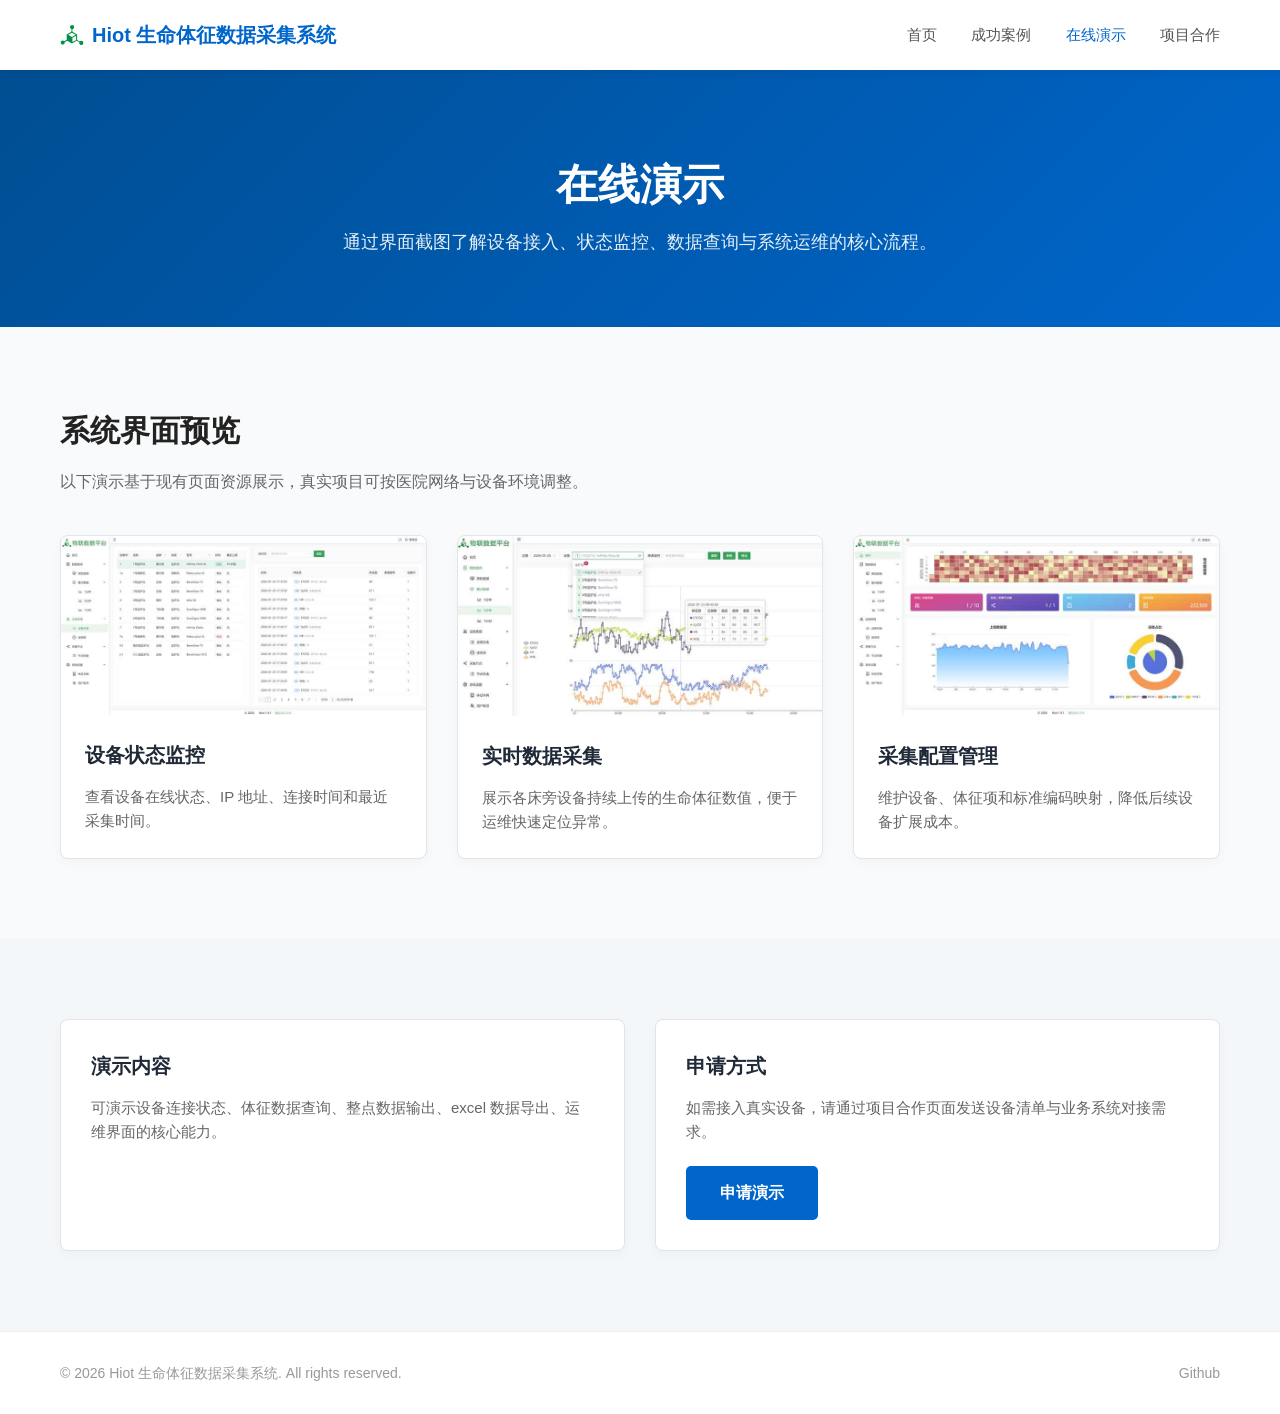
<file: demo.html>
<!doctype html>
<html lang="zh-CN">
  <head>
    <meta charset="UTF-8" />
    <meta name="viewport" content="width=device-width, initial-scale=1.0" />
    <meta
      name="description"
      content="Hiot 生命体征数据采集系统在线演示：通过界面截图了解设备接入、在线状态监控、实时数据采集、整点数据输出与运维界面的核心流程。"
    />
    <title>在线演示 - Hiot 生命体征数据采集系统</title>
    <link rel="icon" href="logo.svg" type="image/svg+xml" />
    <link rel="stylesheet" href="styles.css" />
  </head>
  <body>
    <header>
      <div class="container">
        <div class="nav-inner flex justify-between items-center">
          <a class="nav-logo" href="index.html">
            <img src="logo.svg" width="24" height="24" alt="Hiot" />
            Hiot 生命体征数据采集系统
          </a>
          <input type="checkbox" id="navToggle" class="nav-toggle-checkbox" />
          <label for="navToggle" class="nav-toggle" aria-label="菜单">
            <span></span>
            <span></span>
            <span></span>
          </label>
          <nav class="nav-links">
            <a href="index.html">首页</a>
            <a href="cases.html">成功案例</a>
            <a href="demo.html" class="active">在线演示</a>
            <a href="cooperation.html">项目合作</a>
          </nav>
        </div>
      </div>
    </header>

    <section class="page-hero">
      <div class="container">
        <h1>在线演示</h1>
        <p>通过界面截图了解设备接入、状态监控、数据查询与系统运维的核心流程。</p>
      </div>
    </section>

    <section class="section">
      <div class="container">
        <h2 class="section-title">系统界面预览</h2>
        <p class="section-subtitle">以下演示基于现有页面资源展示，真实项目可按医院网络与设备环境调整。</p>
        <div class="grid grid-3">
          <article class="screen-card">
            <img src="screenshot2.jpg" alt="设备状态界面" width="800" height="394" />
            <div>
              <h2>设备状态监控</h2>
              <p>查看设备在线状态、IP 地址、连接时间和最近采集时间。</p>
            </div>
          </article>
          <article class="screen-card">
            <img src="screenshot3.jpg" alt="数据采集界面" width="800" height="396" />
            <div>
              <h2>实时数据采集</h2>
              <p>展示各床旁设备持续上传的生命体征数值，便于运维快速定位异常。</p>
            </div>
          </article>
          <article class="screen-card">
            <img src="screenshot1.jpg" alt="系统配置界面" width="800" height="396" />
            <div>
              <h2>采集配置管理</h2>
              <p>维护设备、体征项和标准编码映射，降低后续设备扩展成本。</p>
            </div>
          </article>
        </div>
      </div>
    </section>

    <section class="section section-alt">
      <div class="container">
        <div class="grid grid-2">
          <div class="demo-card">
            <h2>演示内容</h2>
            <p>可演示设备连接状态、体征数据查询、整点数据输出、excel 数据导出、运维界面的核心能力。</p>
          </div>
          <div class="demo-card">
            <h2>申请方式</h2>
            <p>如需接入真实设备，请通过项目合作页面发送设备清单与业务系统对接需求。</p>
            <a href="cooperation.html" class="cta-btn cta-btn-primary">申请演示</a>
          </div>
        </div>
      </div>
    </section>

    <footer>
      <div class="container">
        <div class="footer-info">
          <div>&copy; 2026 Hiot 生命体征数据采集系统. All rights reserved.</div>
          <div class="footer-links">
            <a href="https://github.com/Yusoo/VitalSignsAcquisitionSystem">Github</a>
          </div>
        </div>
      </div>
    </footer>
  </body>
</html>
</file>
<file: styles.css>
* {
  margin: 0;
  padding: 0;
  box-sizing: border-box;
}

:root {
  --primary-color: #0066cc;
  --primary-hover: #0052a3;
  --bg-light: #f4f7fa;
  --text-gray: #666;
  --border-color: #e1e4e8;
}

body {
  font-family: -apple-system, BlinkMacSystemFont, "PingFang SC", "Microsoft YaHei", "Heiti SC", "Helvetica Neue", Arial, sans-serif;
  color: #333;
  line-height: 1.6;
  background-color: #f9fafb;
  -webkit-font-smoothing: antialiased;
}

a {
  color: inherit;
  text-decoration: none;
  transition: color 0.3s, background-color 0.3s;
}

ul {
  list-style: none;
}

.container {
  max-width: 1200px;
  margin: 0 auto;
  padding: 0 20px;
}

.section {
  padding: 80px 0;
}

.section-alt {
  background: var(--bg-light, #f4f7fa);
}

.text-center {
  text-align: center;
}

.flex {
  display: flex;
}

.items-center {
  align-items: center;
}

.justify-between {
  justify-content: space-between;
}

.grid {
  display: grid;
  gap: 30px;
}

.grid-2 {
  grid-template-columns: repeat(2, 1fr);
}

.grid-3 {
  grid-template-columns: repeat(3, 1fr);
}

.grid-4 {
  grid-template-columns: repeat(4, 1fr);
}

header {
  background: #fff;
  box-shadow: 0 2px 10px rgba(0, 0, 0, 0.05);
  position: fixed;
  width: 100%;
  top: 0;
  z-index: 1000;
}

.nav-inner {
  height: 70px;
}

.nav-logo {
  font-size: 20px;
  font-weight: bold;
  color: var(--primary-color);
  display: flex;
  align-items: center;
}

.nav-logo img {
  margin-right: 8px;
}

.nav-links a {
  margin-left: 30px;
  font-size: 15px;
  color: #555;
  font-weight: 500;
}

.nav-links a:hover,
.nav-links a.active {
  color: var(--primary-color);
}

.nav-toggle-checkbox {
  display: none;
}

.nav-toggle {
  display: none;
  flex-direction: column;
  justify-content: space-between;
  width: 26px;
  height: 18px;
  cursor: pointer;
  background: none;
  border: none;
  padding: 0;
}

.nav-toggle span {
  display: block;
  height: 3px;
  width: 100%;
  background: var(--primary-color);
  border-radius: 2px;
}

.section-title {
  font-size: 30px;
  margin-bottom: 14px;
  color: #222;
}

.section-subtitle {
  color: var(--text-gray);
  margin-bottom: 40px;
}

.page-hero {
  margin-top: 70px;
  padding: 90px 0 70px;
  background: linear-gradient(135deg, #004e92 0%, #0066cc 100%);
  color: #fff;
  text-align: center;
}

.page-hero h1 {
  font-size: 42px;
  line-height: 1.2;
  margin-bottom: 18px;
}

.page-hero p {
  font-size: 18px;
  opacity: 0.9;
  max-width: 780px;
  margin: 0 auto;
}

.case-card,
.metric-card,
.screen-card,
.demo-card,
.panel {
  background: #fff;
  border: 1px solid var(--border-color);
  border-radius: 8px;
  box-shadow: 0 4px 12px rgba(0, 0, 0, 0.03);
}

.case-card,
.metric-card,
.demo-card,
.panel {
  padding: 30px;
}

.case-card h2,
.screen-card h2,
.demo-card h2,
.panel h2 {
  margin-bottom: 14px;
  color: #1f2937;
}

.case-card h2,
.panel h2 {
  font-size: 22px;
}

.screen-card h2,
.demo-card h2 {
  font-size: 20px;
}

.case-card p,
.case-card li,
.screen-card p,
.demo-card p,
.panel p,
.panel li {
  color: var(--text-gray);
  font-size: 15px;
}

.case-card ul {
  margin-top: 18px;
  padding-left: 20px;
  list-style: disc;
}

.case-card li {
  margin-bottom: 8px;
}

.metric-card strong {
  display: block;
  font-size: 30px;
  color: var(--primary-color);
  margin-bottom: 8px;
}

.metric-card span {
  color: var(--text-gray);
}

.screen-card {
  overflow: hidden;
}

.screen-card img {
  width: 100%;
  height: auto;
  display: block;
}

.screen-card div {
  padding: 24px;
}

.panel ul,
.panel ol {
  padding-left: 20px;
  margin-top: 16px;
}

.panel ul {
  list-style: disc;
}

.panel ol {
  list-style: decimal;
}

.panel li {
  margin-bottom: 10px;
}

.contact-box {
  background: var(--primary-color);
  color: #fff;
}

.contact-box p {
  color: rgba(255, 255, 255, 0.9);
}

.cta-box {
  background: var(--primary-color);
  border-radius: 12px;
  padding: 45px;
  text-align: center;
  color: #fff;
}

.cta-btn {
  background: #fff;
  color: var(--primary-color);
  padding: 14px 34px;
  border-radius: 5px;
  font-weight: bold;
  display: inline-block;
  margin-top: 22px;
}

.cta-btn-primary {
  background: var(--primary-color);
  color: #fff;
}

footer {
  background: #fff;
  border-top: 1px solid #eee;
  padding: 30px 0;
  color: #999;
  font-size: 14px;
}

.footer-info {
  display: flex;
  justify-content: space-between;
  color: #999;
  font-size: 14px;
}

.footer-links > * {
  margin-left: 20px;
}

@media (max-width: 768px) {
  .nav-toggle {
    display: flex;
  }

  .nav-links {
    display: none;
    position: absolute;
    top: 70px;
    left: 0;
    right: 0;
    flex-direction: column;
    background: #fff;
    padding: 15px 20px 25px;
    box-shadow: 0 4px 12px rgba(0, 0, 0, 0.08);
    border-top: 1px solid var(--border-color);
  }

  .nav-toggle-checkbox:checked ~ .nav-links {
    display: flex;
  }

  .nav-links a {
    margin-left: 0;
    padding: 10px 0;
    border-bottom: 1px solid #f0f0f0;
  }

  .nav-links a:last-child {
    border-bottom: none;
  }

  .page-hero h1 {
    font-size: 32px;
  }

  .grid-2,
  .grid-3,
  .grid-4 {
    grid-template-columns: 1fr;
  }

  .cta-box {
    padding: 30px;
  }

  .footer-info {
    flex-direction: column;
    text-align: center;
    gap: 10px;
  }
}
</file>
